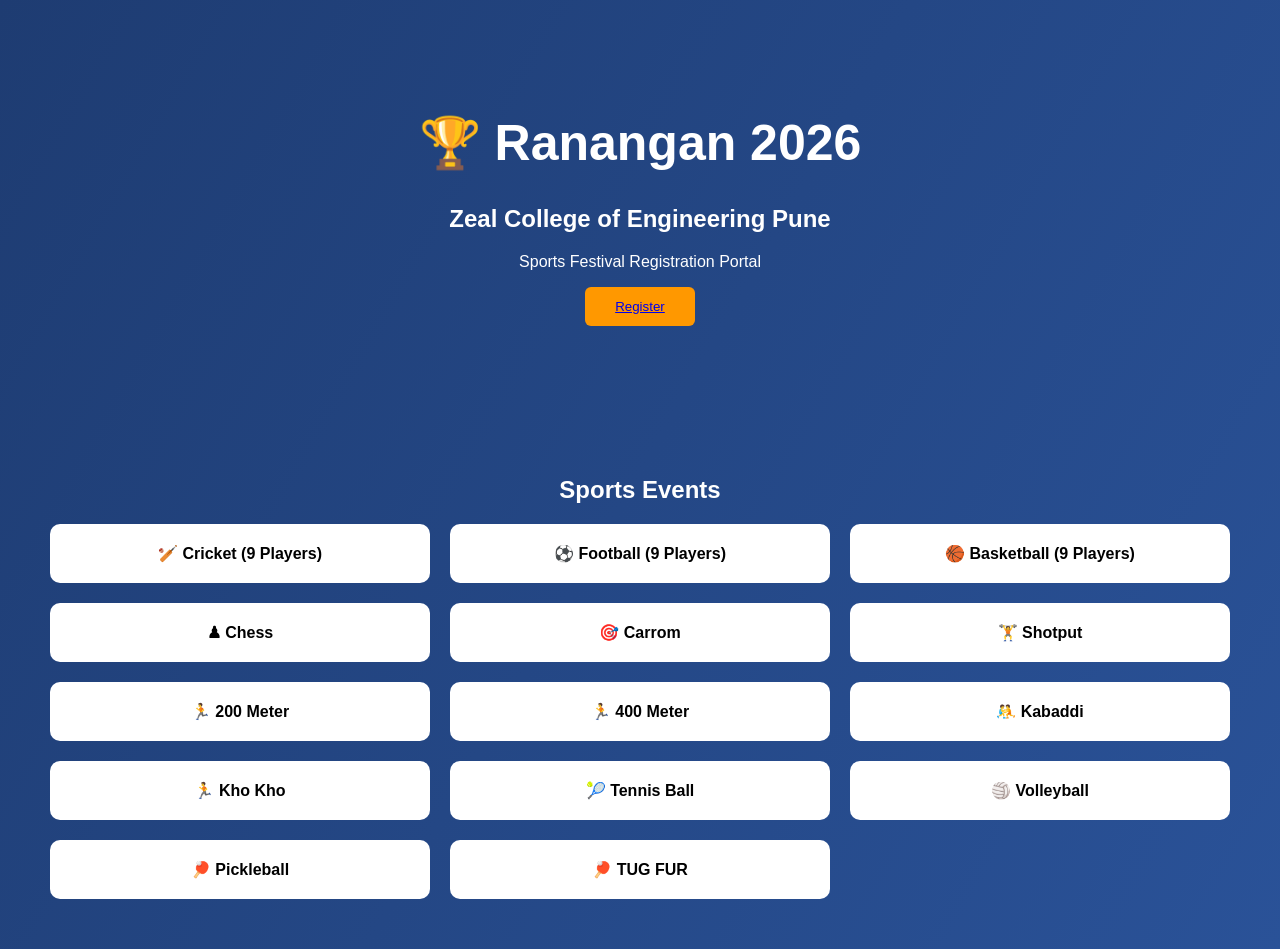
<file: index.html>
<!DOCTYPE html>
<html>
<head>
<title>Ranangan Sports Fest</title>
<link rel="stylesheet" href="style1.css">

</head>

<body>

<header>

<h1>🏆 Ranangan 2026</h1>
<h2>Zeal College of Engineering Pune</h2>
<p>Sports Festival Registration Portal</p>

<button><a href="hello1.html">Register</button></a>

</a>

</header>

<section class="games">

<h2>Sports Events</h2>

<div class="game-grid">

<div class="card">🏏 Cricket (9 Players)</div>
<div class="card">⚽ Football (9 Players)</div>
<div class="card">🏀 Basketball (9 Players)</div>
<div class="card">♟ Chess</div>
<div class="card">🎯 Carrom</div>
<div class="card">🏋 Shotput</div>
<div class="card">🏃 200 Meter</div>
<div class="card">🏃 400 Meter</div>
<div class="card">🤼 Kabaddi</div>
<div class="card">🏃 Kho Kho</div>
<div class="card">🎾 Tennis Ball</div>
<div class="card">🏐 Volleyball</div>
<div class="card">🏓 Pickleball</div>
<div class="card">🏓  TUG FUR</div>

</div>

</section>

</body>
</html>
</file>
<file: style1.css>
body{
font-family: Arial;
margin:0;
background:linear-gradient(120deg,#1e3c72,#2a5298);
color:white;
text-align:center;
}

header{
padding:80px;
}

h1{
font-size:50px;
}

.btn{
padding:15px 40px;
font-size:18px;
background:#ff9800;
border:none;
border-radius:8px;
cursor:pointer;
}

.games{
padding:50px;
}

.game-grid{
display:grid;
grid-template-columns:repeat(3,1fr);
gap:20px;
}

.card{
background:white;
color:black;
padding:20px;
border-radius:10px;
font-weight:bold;
}

form{
margin-top:40px;
}

input,select{
display:block;
margin:15px auto;
padding:10px;
width:250px;
}

button{
padding:12px 30px;
background:#ff9800;
border:none;
border-radius:6px;
}
</file>
